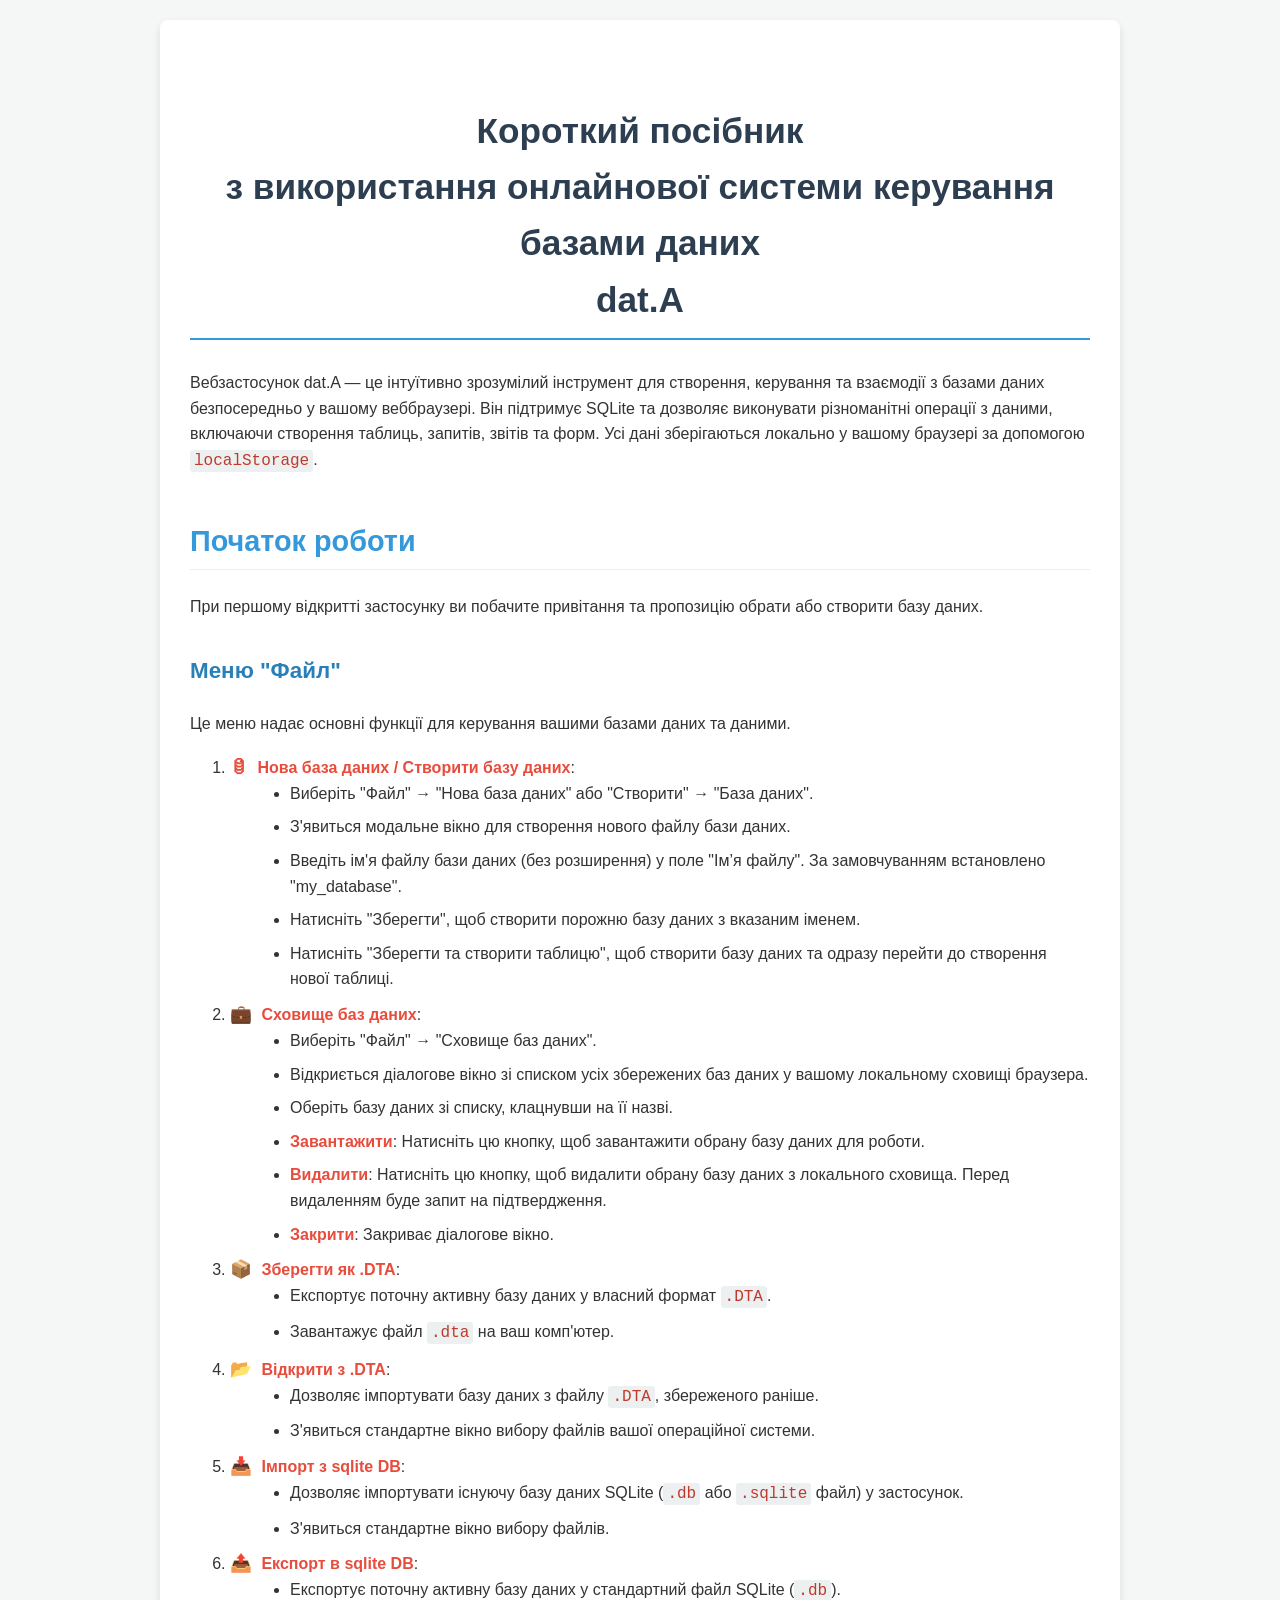
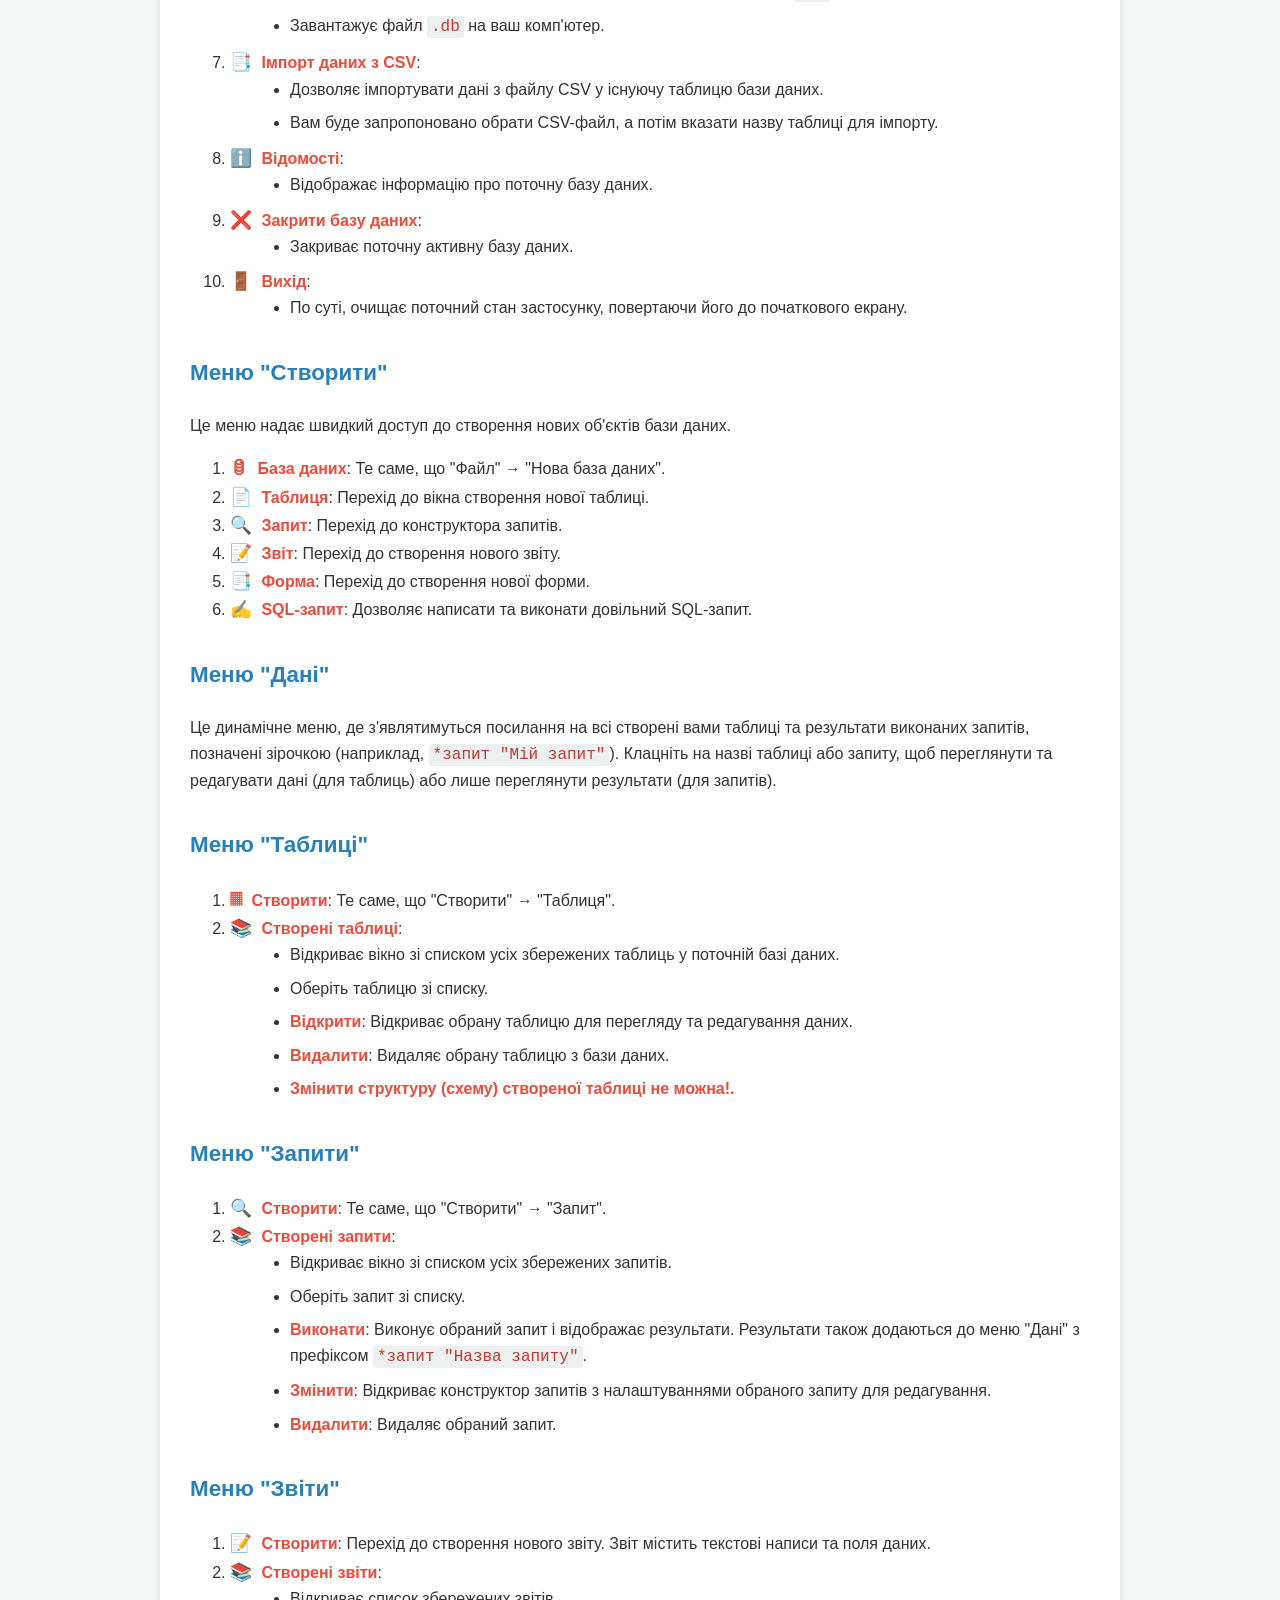
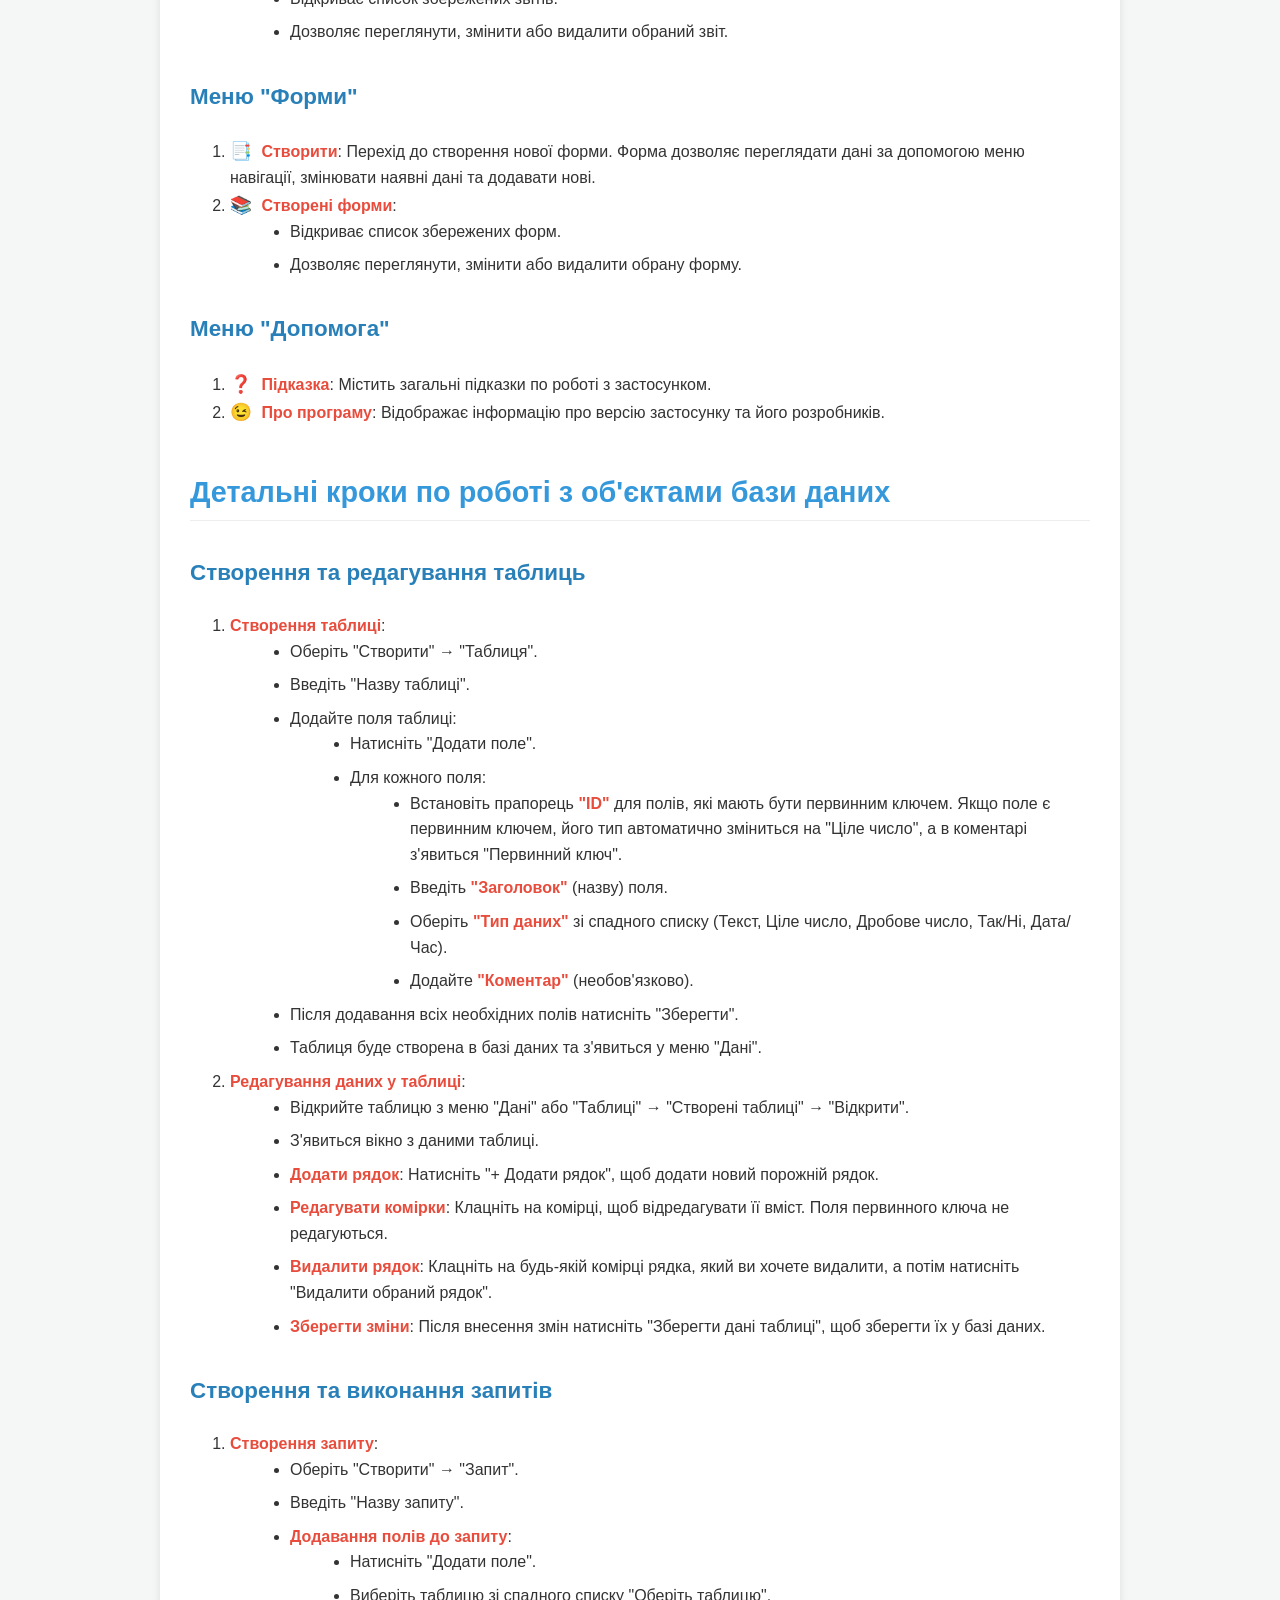
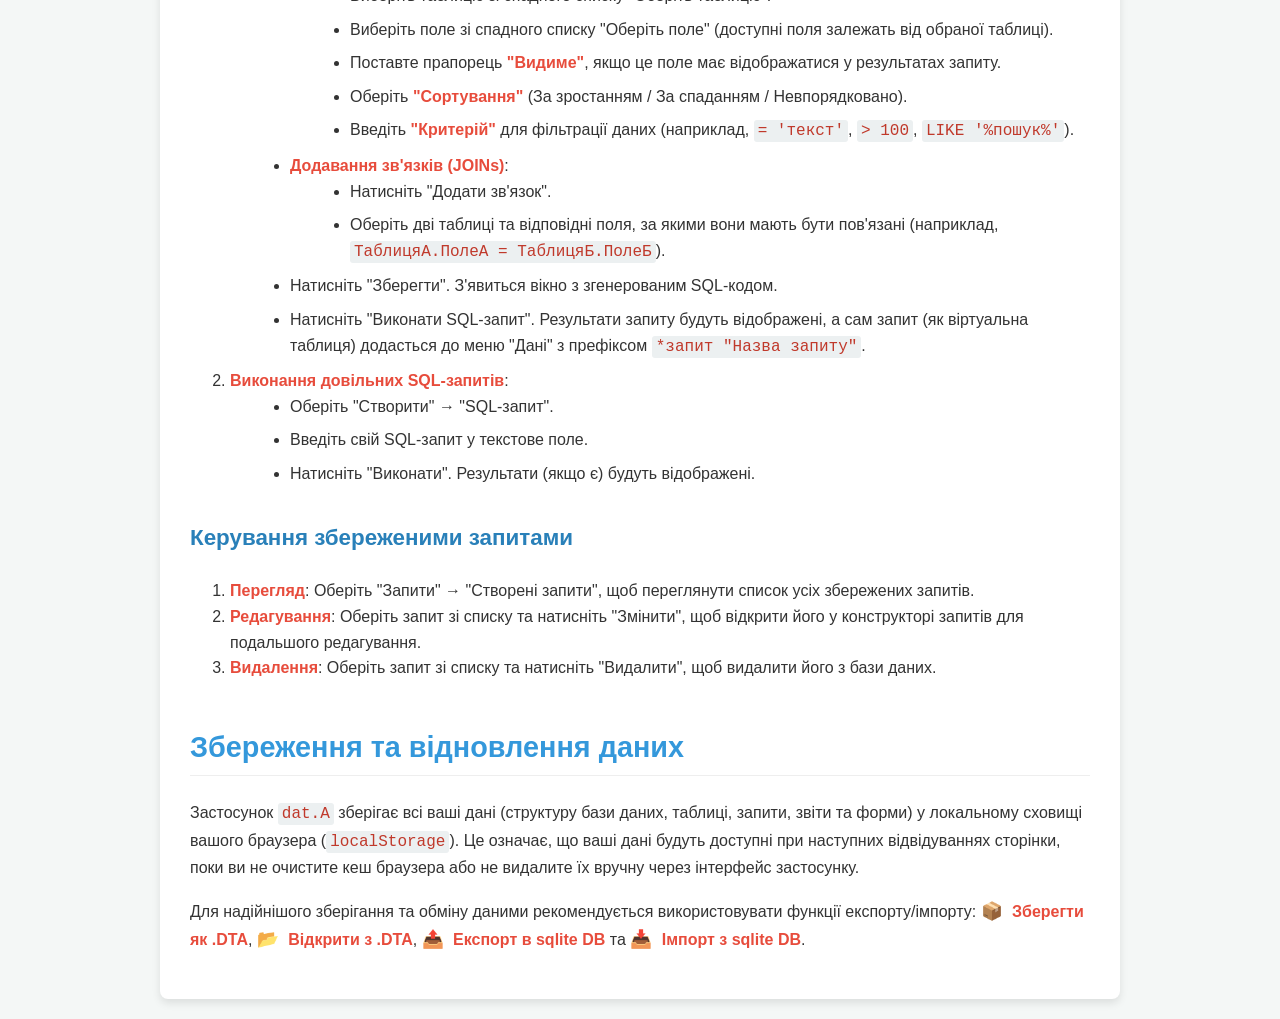
<file: help.html>
<!DOCTYPE html>
<html lang="uk">
<head>
    <meta charset="UTF-8">
    <meta name="viewport" content="width=device-width, initial-scale=1.0">
    <title>Інструкція з використання dat.A</title>
    <style>
        body {
            font-family: 'Segoe UI', Tahoma, Geneva, Verdana, sans-serif;
            line-height: 1.6;
            margin: 20px;
            background-color: #f4f7f6;
            color: #333;
        }
        .container {
            max-width: 900px;
            margin: 0 auto;
            background-color: #fff;
            padding: 30px;
            border-radius: 8px;
            box-shadow: 0 4px 8px rgba(0, 0, 0, 0.1);
        }
        h1, h2, h3, h4 {
            color: #2c3e50;
            margin-top: 1.5em;
        }
        h1 {
            font-size: 2.2em;
            text-align: center;
            border-bottom: 2px solid #3498db;
            padding-bottom: 10px;
            margin-bottom: 30px;
        }
        h2 {
            font-size: 1.8em;
            color: #3498db;
            border-bottom: 1px solid #eee;
            padding-bottom: 5px;
        }
        h3 {
            font-size: 1.4em;
            color: #2980b9;
        }
        ul {
            list-style-type: disc;
            margin-left: 20px;
        }
        ul li {
            margin-bottom: 8px;
        }
        strong {
            color: #e74c3c;
        }
        code {
            background-color: #ecf0f1;
            padding: 2px 4px;
            border-radius: 3px;
            font-family: 'Consolas', 'Courier New', monospace;
            color: #c0392b;
        }
        p {
            margin-bottom: 1em;
        }
        .icon {
            font-size: 1.1em;
            margin-right: 5px;
        }
    </style>
</head>
<body>
    <div class="container">
        <h1>Короткий посібник</br>
        з використання онлайнової системи керування базами даних</br>
        dat.A</h1>

        <p>Вебзастосунок dat.A — це інтуїтивно зрозумілий інструмент для створення, керування та взаємодії з базами даних безпосередньо у вашому веббраузері. Він підтримує SQLite та дозволяє виконувати різноманітні операції з даними, включаючи створення таблиць, запитів, звітів та форм. Усі дані зберігаються локально у вашому браузері за допомогою <code>localStorage</code>.</p>

        <h2>Початок роботи</h2>
        <p>При першому відкритті застосунку ви побачите привітання та пропозицію обрати або створити базу даних.</p>

        <h3>Меню "Файл"</h3>
        <p>Це меню надає основні функції для керування вашими базами даних та даними.</p>
        <ol>
            <li><strong><span class="icon">🛢</span> Нова база даних / Створити базу даних</strong>:
                <ul>
                    <li>Виберіть "Файл" &rarr; "Нова база даних" або "Створити" &rarr; "База даних".</li>
                    <li>З'явиться модальне вікно для створення нового файлу бази даних.</li>
                    <li>Введіть ім'я файлу бази даних (без розширення) у поле "Ім’я файлу". За замовчуванням встановлено "my_database".</li>
                    <li>Натисніть "Зберегти", щоб створити порожню базу даних з вказаним іменем.</li>
                    <li>Натисніть "Зберегти та створити таблицю", щоб створити базу даних та одразу перейти до створення нової таблиці.</li>
                </ul>
            </li>
            <li><strong><span class="icon">💼</span> Сховище баз даних</strong>:
                <ul>
                    <li>Виберіть "Файл" &rarr; "Сховище баз даних".</li>
                    <li>Відкриється діалогове вікно зі списком усіх збережених баз даних у вашому локальному сховищі браузера.</li>
                    <li>Оберіть базу даних зі списку, клацнувши на її назві.</li>
                    <li><strong>Завантажити</strong>: Натисніть цю кнопку, щоб завантажити обрану базу даних для роботи.</li>
                    <li><strong>Видалити</strong>: Натисніть цю кнопку, щоб видалити обрану базу даних з локального сховища. Перед видаленням буде запит на підтвердження.</li>
                    <li><strong>Закрити</strong>: Закриває діалогове вікно.</li>
                </ul>
            </li>
            <li><strong><span class="icon">📦</span> Зберегти як .DTA</strong>:
                <ul>
                    <li>Експортує поточну активну базу даних у власний формат <code>.DTA</code>.</li>
                    <li>Завантажує файл <code>.dta</code> на ваш комп'ютер.</li>
                </ul>
            </li>
            <li><strong><span class="icon">📂</span> Відкрити з .DTA</strong>:
                <ul>
                    <li>Дозволяє імпортувати базу даних з файлу <code>.DTA</code>, збереженого раніше.</li>
                    <li>З'явиться стандартне вікно вибору файлів вашої операційної системи.</li>
                </ul>
            </li>
            <li><strong><span class="icon">📥</span> Імпорт з sqlite DB</strong>:
                <ul>
                    <li>Дозволяє імпортувати існуючу базу даних SQLite (<code>.db</code> або <code>.sqlite</code> файл) у застосунок.</li>
                    <li>З'явиться стандартне вікно вибору файлів.</li>
                </ul>
            </li>
            <li><strong><span class="icon">📤</span> Експорт в sqlite DB</strong>:
                <ul>
                    <li>Експортує поточну активну базу даних у стандартний файл SQLite (<code>.db</code>).</li>
                    <li>Завантажує файл <code>.db</code> на ваш комп'ютер.</li>
                </ul>
            </li>
            <li><strong><span class="icon">📑</span> Імпорт даних з CSV</strong>:
                <ul>
                    <li>Дозволяє імпортувати дані з файлу CSV у існуючу таблицю бази даних.</li>
                    <li>Вам буде запропоновано обрати CSV-файл, а потім вказати назву таблиці для імпорту.</li>
                </ul>
            </li>
            <li><strong><span class="icon">ℹ️</span> Відомості</strong>:
                <ul>
                    <li>Відображає інформацію про поточну базу даних.</li>
                </ul>
            </li>
            <li><strong><span class="icon">❌</span> Закрити базу даних</strong>:
                <ul>
                    <li>Закриває поточну активну базу даних.</li>
                </ul>
            </li>
            <li><strong><span class="icon">🚪</span> Вихід</strong>:
                <ul>
                    <li>По суті, очищає поточний стан застосунку, повертаючи його до початкового екрану.</li>
                </ul>
            </li>
        </ol>

        <h3>Меню "Створити"</h3>
        <p>Це меню надає швидкий доступ до створення нових об'єктів бази даних.</p>
        <ol>
            <li><strong><span class="icon">🛢</span> База даних</strong>: Те саме, що "Файл" &rarr; "Нова база даних".</li>
            <li><strong><span class="icon">📄</span> Таблиця</strong>: Перехід до вікна створення нової таблиці.</li>
            <li><strong><span class="icon">🔍</span> Запит</strong>: Перехід до конструктора запитів.</li>
            <li><strong><span class="icon">📝</span> Звіт</strong>: Перехід до створення нового звіту.</li>
            <li><strong><span class="icon">📑</span> Форма</strong>: Перехід до створення нової форми.</li>
            <li><strong><span class="icon">✍️</span> SQL-запит</strong>: Дозволяє написати та виконати довільний SQL-запит.</li>
        </ol>

        <h3>Меню "Дані"</h3>
        <p>Це динамічне меню, де з'являтимуться посилання на всі створені вами таблиці та результати виконаних запитів, позначені зірочкою (наприклад, <code>*запит "Мій запит"</code>). Клацніть на назві таблиці або запиту, щоб переглянути та редагувати дані (для таблиць) або лише переглянути результати (для запитів).</p>

        <h3>Меню "Таблиці"</h3>
        <ol>
            <li><strong><span class="icon">𝄜</span> Створити</strong>: Те саме, що "Створити" &rarr; "Таблиця".</li>
            <li><strong><span class="icon">📚</span> Створені таблиці</strong>:
                <ul>
                    <li>Відкриває вікно зі списком усіх збережених таблиць у поточній базі даних.</li>
                    <li>Оберіть таблицю зі списку.</li>
                    <li><strong>Відкрити</strong>: Відкриває обрану таблицю для перегляду та редагування даних.</li>                    
                    <li><strong>Видалити</strong>: Видаляє обрану таблицю з бази даних.</li>
                    <li><strong>Змінити структуру (схему) створеної таблиці не можна!.</strong></li>
                </ul>
            </li>
        </ol>

        <h3>Меню "Запити"</h3>
        <ol>
            <li><strong><span class="icon">🔍</span> Створити</strong>: Те саме, що "Створити" &rarr; "Запит".</li>
            <li><strong><span class="icon">📚</span> Створені запити</strong>:
                <ul>
                    <li>Відкриває вікно зі списком усіх збережених запитів.</li>
                    <li>Оберіть запит зі списку.</li>
                    <li><strong>Виконати</strong>: Виконує обраний запит і відображає результати. Результати також додаються до меню "Дані" з префіксом <code>*запит "Назва запиту"</code>.</li>
                    <li><strong>Змінити</strong>: Відкриває конструктор запитів з налаштуваннями обраного запиту для редагування.</li>
                    <li><strong>Видалити</strong>: Видаляє обраний запит.</li>
                </ul>
            </li>
        </ol>

        <h3>Меню "Звіти"</h3>
        <ol>
            <li><strong><span class="icon">📝</span> Створити</strong>: Перехід до створення нового звіту. Звіт містить текстові написи та поля даних.</li>
            <li><strong><span class="icon">📚</span> Створені звіти</strong>:
                <ul>
                    <li>Відкриває список збережених звітів.</li>
                    <li>Дозволяє переглянути, змінити або видалити обраний звіт.</li>
                </ul>
            </li>
        </ol>

        <h3>Меню "Форми"</h3>
        <ol>
            <li><strong><span class="icon">📑</span> Створити</strong>: Перехід до створення нової форми. Форма дозволяє переглядати дані за допомогою меню навігації, змінювати наявні дані та додавати нові.</li>
            <li><strong><span class="icon">📚</span> Створені форми</strong>:
                <ul>
                    <li>Відкриває список збережених форм.</li>
                    <li>Дозволяє переглянути, змінити або видалити обрану форму.</li>
                </ul>
            </li>
        </ol>

        <h3>Меню "Допомога"</h3>
        <ol>
            <li><strong><span class="icon">❓</span> Підказка</strong>: Містить загальні підказки по роботі з застосунком.</li>
            <li><strong><span class="icon">😉</span> Про програму</strong>: Відображає інформацію про версію застосунку та його розробників.</li>
        </ol>

        <h2>Детальні кроки по роботі з об'єктами бази даних</h2>

        <h3>Створення та редагування таблиць</h3>
        <ol>
            <li><strong>Створення таблиці</strong>:
                <ul>
                    <li>Оберіть "Створити" &rarr; "Таблиця".</li>
                    <li>Введіть "Назву таблиці".</li>
                    <li>Додайте поля таблиці:
                        <ul>
                            <li>Натисніть "Додати поле".</li>
                            <li>Для кожного поля:
                                <ul>
                                    <li>Встановіть прапорець <strong>"ID"</strong> для полів, які мають бути первинним ключем. Якщо поле є первинним ключем, його тип автоматично зміниться на "Ціле число", а в коментарі з'явиться "Первинний ключ".</li>
                                    <li>Введіть <strong>"Заголовок"</strong> (назву) поля.</li>
                                    <li>Оберіть <strong>"Тип даних"</strong> зі спадного списку (Текст, Ціле число, Дробове число, Так/Ні, Дата/Час).</li>
                                    <li>Додайте <strong>"Коментар"</strong> (необов'язково).</li>
                                </ul>
                            </li>
                        </ul>
                    </li>
                    <li>Після додавання всіх необхідних полів натисніть "Зберегти".</li>
                    <li>Таблиця буде створена в базі даних та з'явиться у меню "Дані".</li>
                </ul>
            </li>
            <li><strong>Редагування даних у таблиці</strong>:
                <ul>
                    <li>Відкрийте таблицю з меню "Дані" або "Таблиці" &rarr; "Створені таблиці" &rarr; "Відкрити".</li>
                    <li>З'явиться вікно з даними таблиці.</li>
                    <li><strong>Додати рядок</strong>: Натисніть "+ Додати рядок", щоб додати новий порожній рядок.</li>
                    <li><strong>Редагувати комірки</strong>: Клацніть на комірці, щоб відредагувати її вміст. Поля первинного ключа не редагуються.</li>
                    <li><strong>Видалити рядок</strong>: Клацніть на будь-якій комірці рядка, який ви хочете видалити, а потім натисніть "Видалити обраний рядок".</li>
                    <li><strong>Зберегти зміни</strong>: Після внесення змін натисніть "Зберегти дані таблиці", щоб зберегти їх у базі даних.</li>
                </ul>
            </li>
        </ol>

        <h3>Створення та виконання запитів</h3>
        <ol>
            <li><strong>Створення запиту</strong>:
                <ul>
                    <li>Оберіть "Створити" &rarr; "Запит".</li>
                    <li>Введіть "Назву запиту".</li>
                    <li><strong>Додавання полів до запиту</strong>:
                        <ul>
                            <li>Натисніть "Додати поле".</li>
                            <li>Виберіть таблицю зі спадного списку "Оберіть таблицю".</li>
                            <li>Виберіть поле зі спадного списку "Оберіть поле" (доступні поля залежать від обраної таблиці).</li>
                            <li>Поставте прапорець <strong>"Видиме"</strong>, якщо це поле має відображатися у результатах запиту.</li>
                            <li>Оберіть <strong>"Сортування"</strong> (За зростанням / За спаданням / Невпорядковано).</li>
                            <li>Введіть <strong>"Критерій"</strong> для фільтрації даних (наприклад, <code>= 'текст'</code>, <code>&gt; 100</code>, <code>LIKE '%пошук%'</code>).</li>
                        </ul>
                    </li>
                    <li><strong>Додавання зв'язків (JOINs)</strong>:
                        <ul>
                            <li>Натисніть "Додати зв'язок".</li>
                            <li>Оберіть дві таблиці та відповідні поля, за якими вони мають бути пов'язані (наприклад, <code>ТаблицяА.ПолеА = ТаблицяБ.ПолеБ</code>).</li>
                        </ul>
                    </li>
                    <li>Натисніть "Зберегти". З'явиться вікно з згенерованим SQL-кодом.</li>
                    <li>Натисніть "Виконати SQL-запит". Результати запиту будуть відображені, а сам запит (як віртуальна таблиця) додасться до меню "Дані" з префіксом <code>*запит "Назва запиту"</code>.</li>
                </ul>
            </li>
            <li><strong>Виконання довільних SQL-запитів</strong>:
                <ul>
                    <li>Оберіть "Створити" &rarr; "SQL-запит".</li>
                    <li>Введіть свій SQL-запит у текстове поле.</li>
                    <li>Натисніть "Виконати". Результати (якщо є) будуть відображені.</li>
                </ul>
            </li>
        </ol>

        <h3>Керування збереженими запитами</h3>
        <ol>
            <li><strong>Перегляд</strong>: Оберіть "Запити" &rarr; "Створені запити", щоб переглянути список усіх збережених запитів.</li>
            <li><strong>Редагування</strong>: Оберіть запит зі списку та натисніть "Змінити", щоб відкрити його у конструкторі запитів для подальшого редагування.</li>
            <li><strong>Видалення</strong>: Оберіть запит зі списку та натисніть "Видалити", щоб видалити його з бази даних.</li>
        </ol>

        <h2>Збереження та відновлення даних</h2>
        <p>Застосунок <code>dat.A</code> зберігає всі ваші дані (структуру бази даних, таблиці, запити, звіти та форми) у локальному сховищі вашого браузера (<code>localStorage</code>). Це означає, що ваші дані будуть доступні при наступних відвідуваннях сторінки, поки ви не очистите кеш браузера або не видалите їх вручну через інтерфейс застосунку.</p>
        <p>Для надійнішого зберігання та обміну даними рекомендується використовувати функції експорту/імпорту: <strong><span class="icon">📦</span> Зберегти як .DTA</strong>, <strong><span class="icon">📂</span> Відкрити з .DTA</strong>, <strong><span class="icon">📤</span> Експорт в sqlite DB</strong> та <strong><span class="icon">📥</span> Імпорт з sqlite DB</strong>.</p>
    </div>
</body>
</html>
</file>
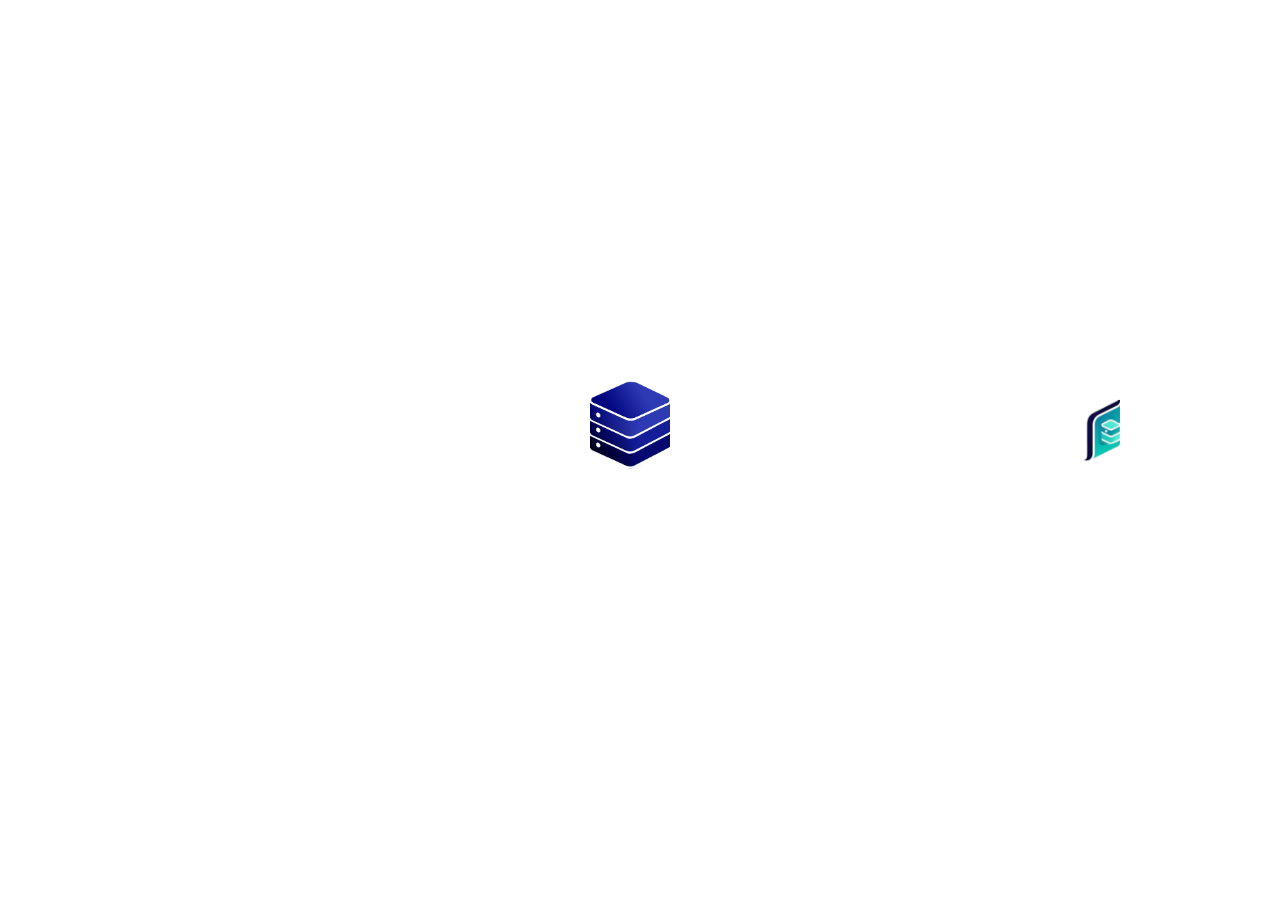
<file: img/img.html>
<!DOCTYPE html>
<html lang="uk">
<head>
    <meta charset="UTF-8">
    <meta name="viewport" content="width=device-width, initial-scale=1.0">
    <style>
        .animated-image {
            position: absolute;
            width: 80px;
            height: 80px;
            object-fit: contain;
        }
        .animated-logo {
            position: absolute;
            width: 300px;
            height: 100px;
            object-fit: contain;
        }
    </style>
</head>
<body>
    <img id="part1" class="animated-image" src="part1.png" style="display: none;">
    <img id="part2" class="animated-image" src="part2.png" style="display: none;">
    <img id="part3" class="animated-image" src="part3.png" style="display: none;">
    <img id="part4" class="animated-image" src="part4.png" style="display: none;">
    <img id="part5" class="animated-image" src="part5.png" style="display: none;">
    <img id="logo" class="animated-logo" src="logo.png" style="display: none;">

    <script>
        const cx = () => window.innerWidth  / 2 - 50;
        const cy = () => window.innerHeight / 2 - 50;
        const logoX = () => cx() - 200;

        function animatePart({ id, axis, startFn, targetFn, fixedXFn, fixedYFn }, callback) {
            const el = document.getElementById(id);
            const start  = startFn();
            const target = targetFn();
            const step   = 20;
            const forward = start < target;

            el.style.display = 'block';
            el.style.left = (axis === 'x' ? start : (fixedXFn ? fixedXFn() : cx())) + 'px';
            el.style.top  = (axis === 'y' ? start : (fixedYFn ? fixedYFn() : cy())) + 'px';

            let cur = start;

            const interval = setInterval(() => {
                cur = forward
                    ? Math.min(cur + step, target)
                    : Math.max(cur - step, target);

                el.style[axis === 'x' ? 'left' : 'top'] = cur + 'px';

                if (cur === target) {
                    clearInterval(interval);
                    callback?.();
                }
            }, 10);
        }

        const parts = [
            { id: 'part1', axis: 'x', startFn: () => window.innerWidth - 100, targetFn: cx,              fixedYFn: cy },
            { id: 'part2', axis: 'x', startFn: () => 0,                        targetFn: cx,              fixedYFn: () => cy() - 15 },
            { id: 'part3', axis: 'x', startFn: () => window.innerWidth - 100,  targetFn: cx,              fixedYFn: () => cy() - 30 },
            { id: 'part4', axis: 'x', startFn: () => window.innerWidth - 100,  targetFn: cx,              fixedYFn: () => cy() - 10 },
            { id: 'part5', axis: 'y', startFn: () => 0,                        targetFn: () => cy() - 55, fixedXFn: cx },
        ];

        function revealLogo() {
            setTimeout(() => {
                parts.forEach(({ id }) => {
                    document.getElementById(id).style.display = 'none';
                });

                const logo = document.getElementById('logo');
                logo.style.left = logoX() + 'px';
                logo.style.top  = cy() + 'px';
                logo.style.display = 'block';

                animatePart({
                    id: 'logo',
                    axis: 'y',
                    startFn: cy,
                    targetFn: () => cy() - 200,
                    fixedXFn: logoX,
                }, () => console.log('Лого на місці'));
            }, 500);
        }

        function startAnimations() {
            [...parts, { id: 'logo' }].forEach(({ id }) => {
                document.getElementById(id).style.display = 'none';
            });

            function runNext(index) {
                if (index >= parts.length) {
                    revealLogo();
                    return;
                }
                animatePart(parts[index], () => runNext(index + 1));
            }

            runNext(0);
        }

        let resizeTimeout;
        window.addEventListener('resize', () => {
            clearTimeout(resizeTimeout);
            resizeTimeout = setTimeout(startAnimations, 300);
        });

        window.addEventListener('load', startAnimations);
    </script>
</body>
</html>
</file>
